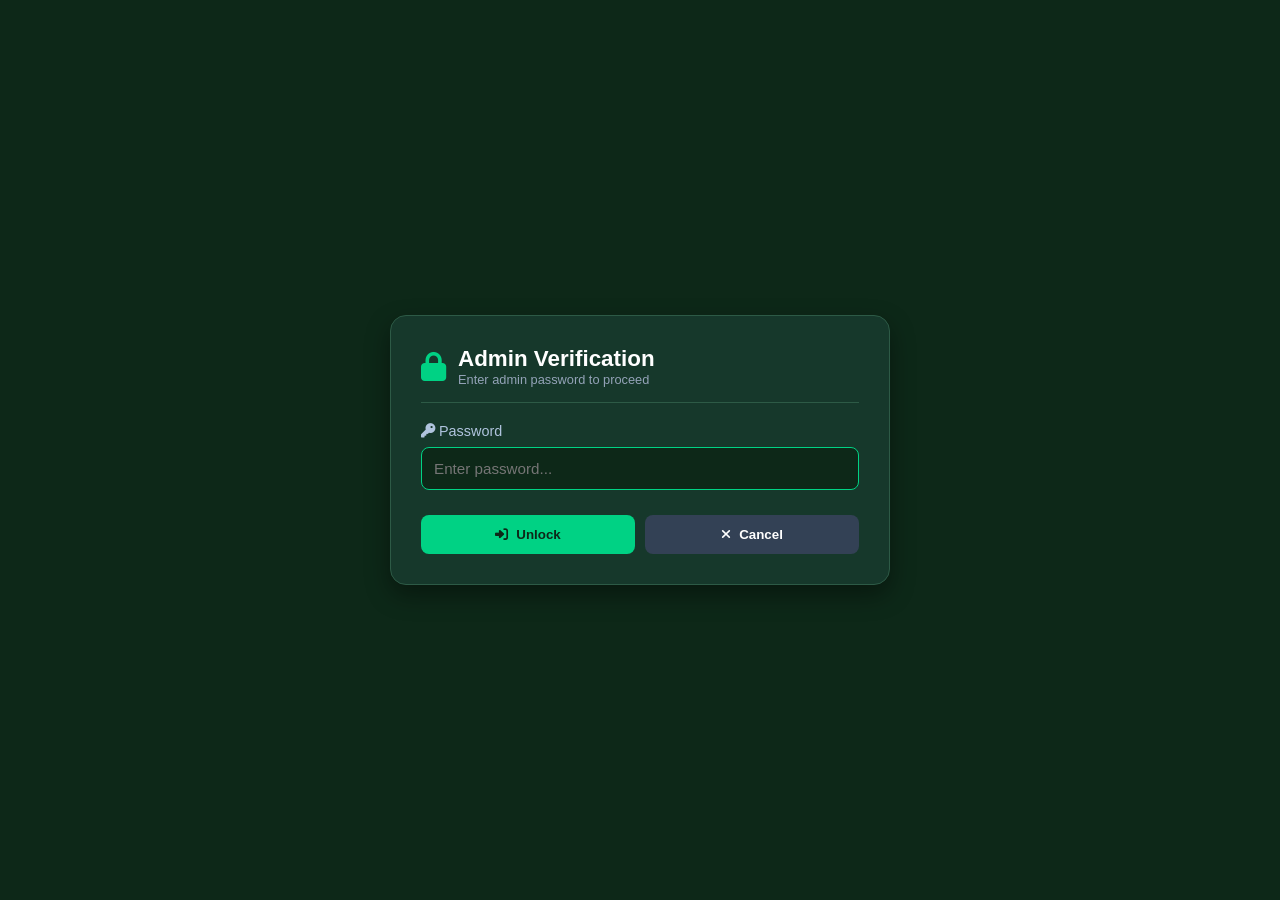
<file: admin.html>
<!DOCTYPE html>
<html lang="en">
<head>
    <meta charset="UTF-8">
    <meta name="viewport" content="width=device-width, initial-scale=1.0">
    <title>KingdomCalc - Admin Settings</title>
    <link rel="icon" type="image/svg+xml" href="logo.svg">
    <link rel="stylesheet" href="https://cdnjs.cloudflare.com/ajax/libs/font-awesome/6.4.0/css/all.min.css">
    <style>
        * {
            box-sizing: border-box;
            margin: 0;
            padding: 0;
            font-family: 'Segoe UI', Tahoma, Geneva, Verdana, sans-serif;
        }
        body {
            background-color: #0d2818;
            color: #ffffff;
            display: flex;
            justify-content: center;
            align-items: center;
            min-height: 100vh;
            padding: 20px;
        }
        .admin-card {
            background: #16382b;
            border: 1px solid #2d5a46;
            border-radius: 16px;
            padding: 30px;
            width: 100%;
            max-width: 500px;
            box-shadow: 0 10px 25px rgba(0, 0, 0, 0.4);
            animation: fadeIn 0.3s ease-in-out;
        }
        .admin-header {
            display: flex;
            align-items: center;
            gap: 12px;
            margin-bottom: 20px;
            border-bottom: 1px solid #2d5a46;
            padding-bottom: 15px;
        }
        .admin-header i {
            font-size: 1.8rem;
            color: #00d284;
        }
        .admin-header h2 {
            font-size: 1.4rem;
        }
        .form-group {
            margin-bottom: 20px;
        }
        .form-group label {
            display: block;
            font-size: 0.9rem;
            color: #b0c4de;
            margin-bottom: 8px;
        }
        .form-group input {
            width: 100%;
            padding: 12px;
            border-radius: 8px;
            border: 1px solid #2d5a46;
            background: #0d2818;
            color: #ffffff;
            font-size: 0.95rem;
            outline: none;
            transition: border-color 0.2s;
        }
        .form-group input:focus {
            border-color: #00d284;
        }
        .status-badge {
            display: inline-block;
            padding: 4px 10px;
            border-radius: 12px;
            font-size: 0.75rem;
            font-weight: bold;
            margin-top: 5px;
        }
        .badge-live { background: #15803d; color: #fff; }
        .badge-test { background: #b45309; color: #fff; }
        
        .btn-group {
            display: flex;
            gap: 10px;
            margin-top: 25px;
        }
        .btn {
            flex: 1;
            padding: 12px;
            border: none;
            border-radius: 8px;
            font-weight: 600;
            cursor: pointer;
            display: flex;
            align-items: center;
            justify-content: center;
            gap: 8px;
            transition: opacity 0.2s, transform 0.1s;
        }
        .btn:hover { opacity: 0.9; }
        .btn:active { transform: scale(0.98); }
        .btn-primary { background: #00d284; color: #0d2818; }
        .btn-secondary { background: #334155; color: #fff; }
        .btn-reset { background: #dc2626; color: #fff; }
        
        .alert-msg {
            margin-top: 15px;
            padding: 10px;
            border-radius: 6px;
            font-size: 0.85rem;
            display: none;
            text-align: center;
        }
        .alert-success { background: #14532d; color: #86efac; }
        .alert-error { background: #7f1d1d; color: #fca5a5; display: block; }

        @keyframes fadeIn {
            from { opacity: 0; transform: translateY(-10px); }
            to { opacity: 1; transform: translateY(0); }
        }
    </style>
</head>
<body>

    <!-- 1. LOGIN / PASSWORD MODAL CARD -->
    <div class="admin-card" id="loginCard">
        <div class="admin-header">
            <i class="fa-solid fa-lock"></i>
            <div>
                <h2>Admin Verification</h2>
                <p style="font-size: 0.8rem; color: #94a3b8;">Enter admin password to proceed</p>
            </div>
        </div>

        <form id="loginForm">
            <div class="form-group">
                <label for="adminPassInput"><i class="fa-solid fa-key"></i> Password</label>
                <input type="password" id="adminPassInput" placeholder="Enter password..." required autofocus>
            </div>

            <div id="loginAlert" class="alert-msg"></div>

            <div class="btn-group">
                <button type="submit" class="btn btn-primary"><i class="fa-solid fa-right-to-bracket"></i> Unlock</button>
                <button type="button" id="cancelBtn" class="btn btn-secondary"><i class="fa-solid fa-xmark"></i> Cancel</button>
            </div>
        </form>
    </div>

    <!-- 2. ADMIN MAIN CONSOLE CARD (Hidden initially) -->
    <div class="admin-card" id="adminConsoleCard" style="display: none;">
        <div class="admin-header">
            <i class="fa-solid fa-user-shield"></i>
            <div>
                <h2>Admin Console</h2>
                <span id="environmentBadge" class="status-badge badge-live">Live Mode</span>
            </div>
        </div>

        <div class="form-group">
            <label for="scriptUrlInput"><i class="fa-solid fa-link"></i> Google Apps Script URL</label>
            <input type="text" id="scriptUrlInput" placeholder="https://script.google.com/macros/s/.../exec">
        </div>

        <div id="alertMsg" class="alert-msg"></div>

        <div class="btn-group">
            <button id="saveUrlBtn" class="btn btn-primary"><i class="fa-solid fa-floppy-disk"></i> Save URL</button>
            <button id="resetUrlBtn" class="btn btn-reset" title="Reset to Live Default"><i class="fa-solid fa-rotate-left"></i> Reset Live</button>
        </div>

        <div style="margin-top: 15px;">
            <button id="backToIntroBtn" class="btn btn-secondary" style="width: 100%;"><i class="fa-solid fa-arrow-left"></i> Back to Intro</button>
        </div>
    </div>

    <script>
        const ADMIN_PASSWORD = "121320";
        const DEFAULT_URL = "https://script.google.com/macros/s/AKfycbyI0U3ab1YeGAdhk_GoiL6weKCauUXfa4xMK_D63tUr9yIaGLTtpe7In4GEbxkASUAb5g/exec";

        const loginCard = document.getElementById("loginCard");
        const adminConsoleCard = document.getElementById("adminConsoleCard");
        const loginForm = document.getElementById("loginForm");
        const adminPassInput = document.getElementById("adminPassInput");
        const loginAlert = document.getElementById("loginAlert");

        const scriptUrlInput = document.getElementById("scriptUrlInput");
        const environmentBadge = document.getElementById("environmentBadge");
        const alertMsg = document.getElementById("alertMsg");

        // --- PASSWORD CHECK LOGIC ---
        loginForm.addEventListener("submit", (e) => {
            e.preventDefault();
            const enteredPass = adminPassInput.value.trim();

            if (enteredPass === ADMIN_PASSWORD) {
                loginCard.style.display = "none";
                adminConsoleCard.style.display = "block";
                loadCurrentConfig();
            } else {
                loginAlert.textContent = "Incorrect Password! Please try again.";
                loginAlert.className = "alert-msg alert-error";
                adminPassInput.value = "";
                adminPassInput.focus();
            }
        });

        document.getElementById("cancelBtn").addEventListener("click", () => {
            window.location.href = "intro.html";
        });

        // --- CONSOLE CONFIG LOGIC ---
        function loadCurrentConfig() {
            const savedUrl = localStorage.getItem("customScriptUrl");
            if (savedUrl && savedUrl !== DEFAULT_URL) {
                scriptUrlInput.value = savedUrl;
                environmentBadge.textContent = "Testing / Staging Mode";
                environmentBadge.className = "status-badge badge-test";
            } else {
                scriptUrlInput.value = DEFAULT_URL;
                environmentBadge.textContent = "Live Production Mode";
                environmentBadge.className = "status-badge badge-live";
            }
        }

        function showAlert(msg) {
            alertMsg.textContent = msg;
            alertMsg.className = "alert-msg alert-success";
            alertMsg.style.display = "block";
            setTimeout(() => { alertMsg.style.display = "none"; }, 3000);
        }

        document.getElementById("saveUrlBtn").addEventListener("click", () => {
            const newUrl = scriptUrlInput.value.trim();
            if (!newUrl) return;

            localStorage.setItem("customScriptUrl", newUrl);
            showAlert("Script URL updated successfully!");
            loadCurrentConfig();
        });

        document.getElementById("resetUrlBtn").addEventListener("click", () => {
            localStorage.removeItem("customScriptUrl");
            showAlert("Reset to Live Default URL!");
            loadCurrentConfig();
        });

        document.getElementById("backToIntroBtn").addEventListener("click", () => {
            window.location.href = "intro.html";
        });
    </script>
</body>
</html>
</file>
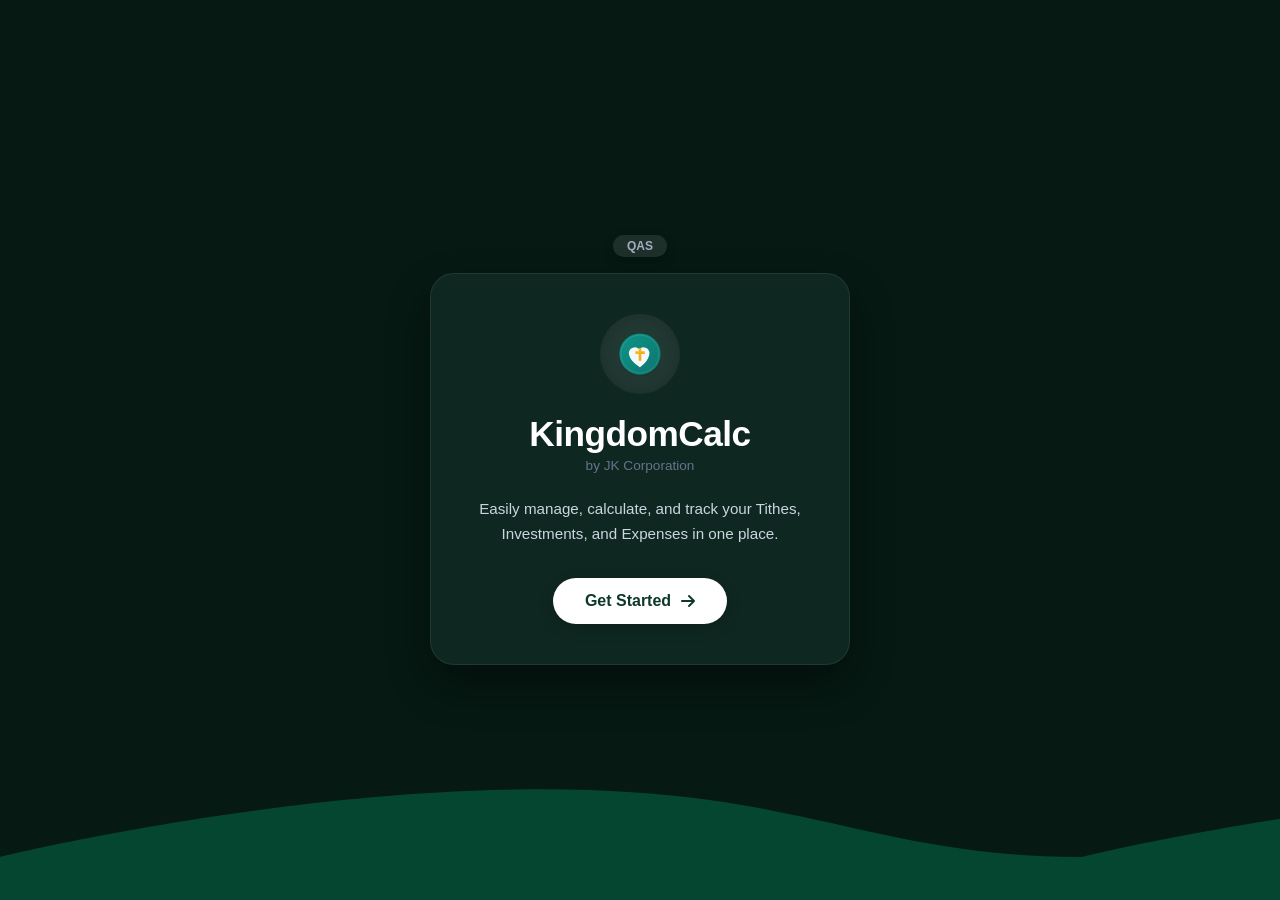
<file: intro.html>
<!DOCTYPE html>
<html lang="en">
<head>
    <meta charset="UTF-8">
    <meta name="viewport" content="width=device-width, initial-scale=1.0">
    <title>Welcome to KingdomCalc</title>
    <link rel="icon" type="image/svg+xml" href="logo.svg">
    <link rel="stylesheet" href="https://cdnjs.cloudflare.com/ajax/libs/font-awesome/6.4.0/css/all.min.css">
    <link rel="stylesheet" href="css/intro.css">
</head>
<body>

    <div class="intro-container">
        <!-- Wrapper para sa version tag at card -->
        <div class="intro-card-wrapper">
            
            <!-- 1. Version tag sa TAAS ng card -->
            <div class="top-version-tag" id="versionTag">QAS</div>

            <!-- 2. Ang Mismong Card Box -->
            <div class="intro-card">
                <div class="intro-logo-wrapper">
                    <img src="logo.svg" alt="KingdomCalc Logo" class="intro-logo">
                </div>
                
                <h1 class="intro-title">KingdomCalc</h1>
                <p class="intro-subtitle">by JK Corporation</p>
                
                <p class="intro-description">
                    Easily manage, calculate, and track your Tithes, Investments, and Expenses in one place.
                </p>
                
                <button id="getStartedBtn" class="intro-btn">
                    Get Started <i class="fa-solid fa-arrow-right"></i>
                </button>
            </div>

        </div>
    </div>

    <script>
        document.getElementById("getStartedBtn").addEventListener("click", function() {
            sessionStorage.setItem("hasSeenIntro", "true");
            window.location.href = "login.html"; // Papuntang Login Screen
        });

        // --- 5-CLICK ADMIN ACCESS LOGIC ---
        let versionClickCount = 0;
        let clickTimer = null;

        document.getElementById("versionTag").addEventListener("click", function() {
            versionClickCount++;

            clearTimeout(clickTimer);
            clickTimer = setTimeout(() => {
                versionClickCount = 0;
            }, 2500);

            if (versionClickCount === 5) {
                versionClickCount = 0;
                window.location.href = "admin.html"; // Papuntang Admin Page
            }
        });
    </script>

    <div class="ocean">
        <div class="wave"></div>
        <div class="wave"></div>
    </div>
</body>
</html>
</file>
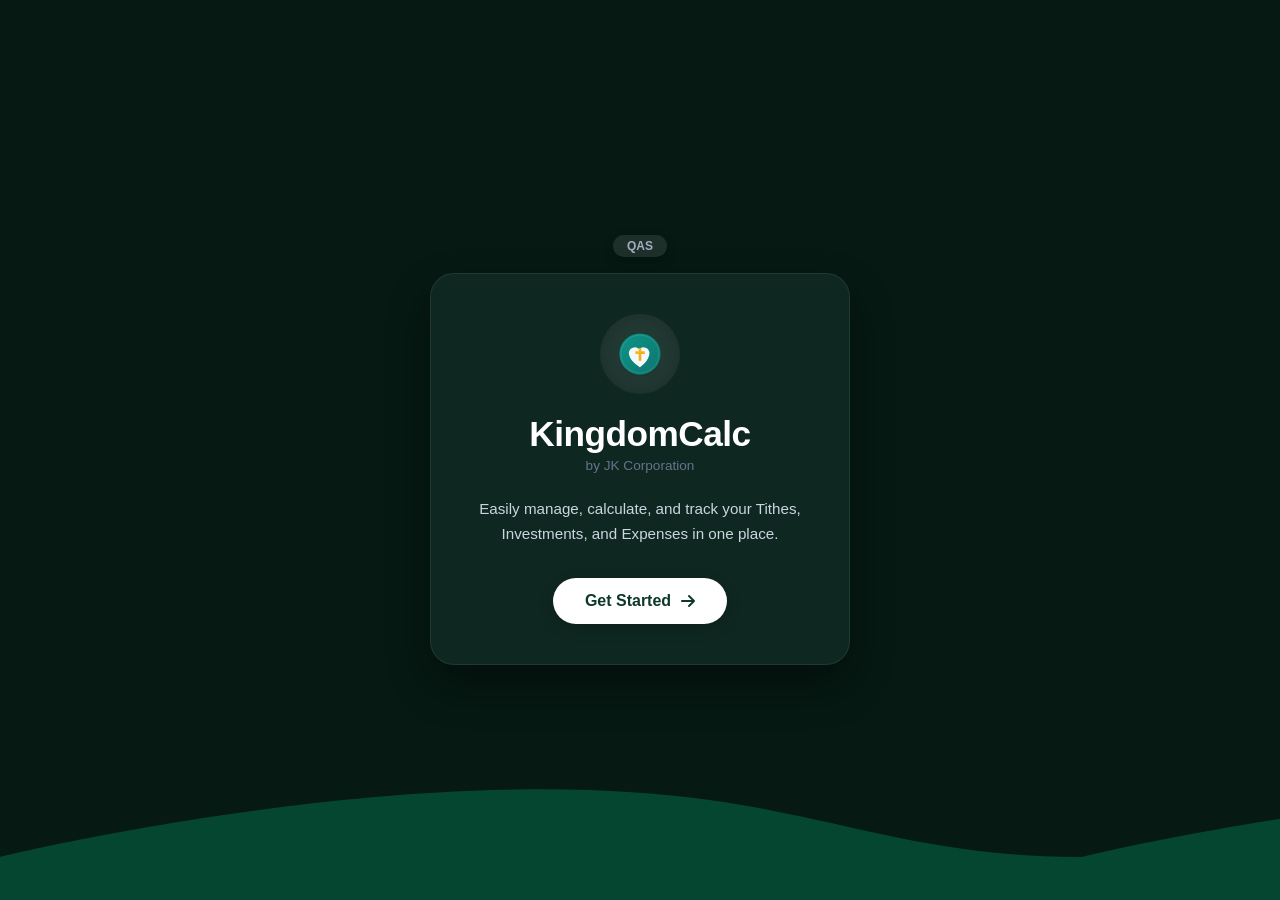
<file: login.html>
<!DOCTYPE html>
<html lang="en">
<head>
    <meta charset="UTF-8">
    <meta name="viewport" content="width=device-width, initial-scale=1.0">
    <title>KingdomCalc - App Lock</title>

    <!-- PWA & Favicon -->
    <link rel="manifest" href="manifest.json">
    <meta name="theme-color" content="#005f56">
    <link rel="icon" type="image/svg+xml" href="logo.svg">

    <!-- Stylesheets -->
    <link rel="stylesheet" href="css/variables.css">
    <link rel="stylesheet" href="css/login.css">
    <link rel="stylesheet" href="https://cdnjs.cloudflare.com/ajax/libs/font-awesome/6.4.0/css/all.min.css">
</head>
<body>

    <div class="login-container">
        <div class="login-card">
            <div class="brand-header">
                <img src="logo.svg" alt="KingdomCalc Logo" class="login-logo">
                <h1>KingdomCalc</h1>
                <span class="brand-subtitle">by JK Corporation</span>
            </div>

            <div class="lock-icon-wrapper">
                <i class="fa-solid fa-shield-halved lock-icon"></i>
            </div>

            <h2 id="loginTitle">Enter Passcode</h2>
            <p id="loginSubtitle">Please enter your 4-digit PIN to access your data.</p>

            <div class="pin-input-group">
                <input type="password" maxlength="1" class="pin-digit" id="pin1" inputmode="numeric" autofocus autocomplete="off">
                <input type="password" maxlength="1" class="pin-digit" id="pin2" inputmode="numeric" autocomplete="off">
                <input type="password" maxlength="1" class="pin-digit" id="pin3" inputmode="numeric" autocomplete="off">
                <input type="password" maxlength="1" class="pin-digit" id="pin4" inputmode="numeric" autocomplete="off">
            </div>

            <div id="loginErrorMsg" class="error-message"></div>

            <button id="btnLogin" class="btn-login">
                <i class="fa-solid fa-unlock"></i> Unlock App
            </button>
        </div>
    </div>

    <script src="js/login.js"></script>
</body>
</html>
</file>
<file: css/intro.css>
/* ==========================================
   KingdomCalc - Intro Page Styles
   ========================================== */

* {
    margin: 0;
    padding: 0;
    box-sizing: border-box;
    font-family: 'Segoe UI', -apple-system, BlinkMacSystemFont, Roboto, Oxygen, Ubuntu, Cantarell, sans-serif;
}

body {
    background-color: #061913;
    color: #ffffff;
    min-height: 100vh;
    display: flex;
    justify-content: center;
    align-items: center;
    overflow: hidden;
    position: relative;
}

/* Base Container */
.intro-container {
    display: flex;
    justify-content: center;
    align-items: center;
    width: 100%;
    min-height: 100vh;
    padding: 20px;
    z-index: 10;
    position: relative;
}

/* Card Wrapper - Para pantay at maayos ang salansan pababa */
.intro-card-wrapper {
    display: flex;
    flex-direction: column;
    align-items: center;
    gap: 16px;
    width: 100%;
    max-width: 420px;
}

/* Top Version Tag Style (May entrance & hover animation) */
.top-version-tag {
    background: rgba(255, 255, 255, 0.1);
    color: #a0aec0;
    padding: 4px 14px;
    border-radius: 12px;
    font-size: 0.75rem;
    font-weight: 600;
    cursor: pointer;
    user-select: none;
    transition: all 0.25s ease;
    position: static !important;
    margin: 0 !important;
    
    /* Animation sa pag-appear */
    animation: fadeInDown 0.8s ease-out forwards;
    box-shadow: 0 4px 12px rgba(0, 0, 0, 0.15);
}

.top-version-tag:hover {
    background: rgba(255, 255, 255, 0.2);
    color: #ffffff;
    transform: translateY(-2px);
    box-shadow: 0 6px 16px rgba(0, 0, 0, 0.25);
}

.top-version-tag:active {
    transform: translateY(0) scale(0.95);
}

/* Intro Main Card (May opening pop animation) */
.intro-card {
    background: rgba(18, 43, 37, 0.85);
    border: 1px solid rgba(255, 255, 255, 0.08);
    border-radius: 24px;
    padding: 40px 30px;
    text-align: center;
    width: 100%;
    box-shadow: 0 20px 40px rgba(0, 0, 0, 0.4);
    backdrop-filter: blur(12px);
    display: flex;
    flex-direction: column;
    align-items: center;
    
    /* Animation sa pag-open ng intro page */
    animation: fadeInUp 0.8s ease-out forwards;
}

/* Logo Wrapper */
.intro-logo-wrapper {
    width: 80px;
    height: 80px;
    background: rgba(255, 255, 255, 0.08);
    border-radius: 50%;
    display: flex;
    justify-content: center;
    align-items: center;
    margin-bottom: 20px;
    box-shadow: inset 0 0 15px rgba(0, 0, 0, 0.2);
}

.intro-logo {
    width: 44px;
    height: 44px;
}

/* Typography */
.intro-title {
    font-size: 2.2rem;
    font-weight: 800;
    letter-spacing: -0.5px;
    color: #ffffff;
    margin-bottom: 4px;
}

.intro-subtitle {
    font-size: 0.85rem;
    color: #64748b;
    margin-bottom: 24px;
    font-weight: 500;
}

.intro-description {
    font-size: 0.95rem;
    color: #cbd5e1;
    line-height: 1.6;
    margin-bottom: 32px;
}

/* Primary Button */
.intro-btn {
    background: #ffffff;
    color: #0f382c;
    border: none;
    padding: 14px 32px;
    border-radius: 30px;
    font-size: 1rem;
    font-weight: 700;
    cursor: pointer;
    display: inline-flex;
    align-items: center;
    gap: 10px;
    transition: all 0.2s ease;
    box-shadow: 0 4px 15px rgba(0, 0, 0, 0.2);
}

.intro-btn:hover {
    background: #e2e8f0;
    transform: translateY(-2px);
    box-shadow: 0 6px 20px rgba(0, 0, 0, 0.3);
}

.intro-btn:active {
    transform: translateY(0);
}

/* Page Opening Animations */
@keyframes fadeInUp {
    from {
        opacity: 0;
        transform: translateY(30px) scale(0.97);
    }
    to {
        opacity: 1;
        transform: translateY(0) scale(1);
    }
}

@keyframes fadeInDown {
    from {
        opacity: 0;
        transform: translateY(-20px);
    }
    to {
        opacity: 1;
        transform: translateY(0);
    }
}

/* Background Ocean Wave Animation */
.ocean {
    height: 120px;
    width: 100%;
    position: absolute;
    bottom: 0;
    left: 0;
    right: 0;
    overflow: hidden;
    z-index: 1;
    opacity: 0.25;
    pointer-events: none;
}

.wave {
    background: url('data:image/svg+xml;utf8,<svg xmlns="http://www.w3.org/2000/svg" viewBox="0 0 800 88.7"><path d="M800 56.9c-155.5 0-204.9-50-400-50S0 56.9 0 56.9V88.7h800v-31.8z" fill="%2300d284"/></svg>');
    position: absolute;
    top: 0;
    width: 200%;
    height: 100%;
    animation: wave 12s linear infinite;
    transform: translate3d(0, 0, 0);
}

.wave:nth-of-type(2) {
    top: 10px;
    animation: wave 18s linear infinite reverse;
    opacity: 0.5;
}

@keyframes wave {
    0% { transform: translateX(0); }
    100% { transform: translateX(-50%); }
}
</file>
<file: css/variables.css>
:root {
    /* Primary Header & Gradient (Base sa intro.html) */
    --primary-color: #005f56;
    --primary-gradient: linear-gradient(135deg, #0c3c36 0%, #005f56 100%);
    --accent-glow: rgba(0, 95, 86, 0.2);
    
    /* Light Theme Backgrounds & Cards */
    --bg-color: #f8fafc;
    --card-bg: #ffffff;
    
    /* Text Colors */
    --text-color: #1e293b;
    --text-muted: #64748b;
    
    /* Borders & Lines */
    --border-color: #e2e8f0;
    --border-focus: #0d9488;
    --danger-color: #ef4444;
    
    /* Shadows & Radii */
    --card-shadow: 0 4px 6px -1px rgba(0, 0, 0, 0.05), 0 2px 4px -2px rgba(0, 0, 0, 0.05);
    --radius-lg: 16px;
    --radius-md: 10px;
}

* {
    box-sizing: border-box;
    margin: 0;
    padding: 0;
    font-family: 'Segoe UI', Tahoma, Geneva, Verdana, sans-serif;
    -webkit-tap-highlight-color: transparent;
}

html {
    scroll-behavior: smooth;
}

body {
    background-color: var(--bg-color);
    color: var(--text-color);
    display: flex;
    flex-direction: column;
    min-height: 100vh;
}

img {
    max-width: 100%;
    display: block;
}

button,
input,
select {
    font: inherit;
}

label {
    display: block;
    font-size: 0.82rem;
    font-weight: 600;
    text-transform: uppercase;
    letter-spacing: 0.5px;
    margin-bottom: 8px;
    color: var(--text-muted);
}

/* Inputs & Custom Selects */
input,
select {
    width: 100%;
    padding: 13px 16px;
    border: 1.5px solid var(--border-color);
    border-radius: var(--radius-md);
    font-size: 0.95rem;
    color: var(--text-color);
    background-color: #ffffff;
    outline: none;
    transition: all 0.2s ease;
}

select {
    appearance: none;
    -webkit-appearance: none;
    -moz-appearance: none;
    background-image: url("data:image/svg+xml;utf8,<svg xmlns='http://www.w3.org/2000/svg' width='16' height='16' viewBox='0 0 24 24' fill='none' stroke='%2364748b' stroke-width='2.5' stroke-linecap='round' stroke-linejoin='round'><polyline points='6 9 12 15 18 9'></polyline></svg>");
    background-repeat: no-repeat;
    background-position: right 14px center;
    background-size: 16px;
    padding-right: 40px;
    cursor: pointer;
}

input:focus,
select:focus {
    border-color: var(--border-focus);
    box-shadow: 0 0 0 4px var(--accent-glow);
}

.readonly-input {
    background-color: #f1f5f9;
    color: var(--text-muted);
    cursor: not-allowed;
    border-color: var(--border-color);
    font-weight: 600;
}

.required-asterisk {
    color: var(--danger-color);
}

.date-picker-wrapper {
    position: relative;
    display: flex;
    align-items: center;
}

.date-picker-wrapper input {
    padding-right: 42px;
    cursor: pointer;
}

.date-picker-wrapper .date-icon {
    position: absolute;
    right: 14px;
    color: var(--text-muted);
    pointer-events: none;
    font-size: 1.1rem;
}

.flatpickr-calendar {
    background: #ffffff !important;
    border-radius: 16px !important;
    box-shadow: 0 20px 25px -5px rgba(0, 0, 0, 0.1) !important;
    border: 1px solid var(--border-color) !important;
}

.flatpickr-day.selected,
.flatpickr-day.startRange,
.flatpickr-day.endRange {
    background: var(--primary-color) !important;
    border-color: var(--primary-color) !important;
}
</file>
<file: css/login.css>
body {
    margin: 0;
    padding: 0;
    font-family: var(--font-family, 'Segoe UI', Tahoma, Geneva, Verdana, sans-serif);
    background-color: #0d2818;
    color: #ffffff;
    display: flex;
    justify-content: center;
    align-items: center;
    min-height: 100vh;
}

body, .login-container {
    background-color: #0b221e; /* Mas madilim na teal/green matching sa intro */
    min-height: 100vh;
    margin: 0;
    display: flex;
    justify-content: center;
    align-items: center;
}

.login-container {
    width: 100%;
    padding: 20px;
    display: flex;
    justify-content: center;
    align-items: center;
}

.login-card {
    background: #0b221e;
    border: 1px solid #0b221e;
    border-radius: 20px;
    padding: 35px 25px;
    width: 100%;
    max-width: 380px;
    text-align: center;
    box-shadow: 0 12px 30px rgba(0, 0, 0, 0.4);
}

.login-logo {
    width: 55px;
    height: 55px;
    margin-bottom: 8px;
}

.brand-header h1 {
    font-size: 1.5rem;
    margin: 0;
    color: #ffffff;
}

.brand-subtitle {
    font-size: 0.75rem;
    color: #00d284;
    text-transform: uppercase;
    letter-spacing: 1px;
    display: block;
    margin-bottom: 20px;
}

.lock-icon-wrapper {
    margin-bottom: 15px;
}

.lock-icon {
    font-size: 2.2rem;
    color: #00d284;
}

.login-card h2 {
    font-size: 1.25rem;
    margin-bottom: 6px;
}

.login-card p {
    font-size: 0.85rem;
    color: #a3b899;
    margin-bottom: 25px;
}

.pin-input-group {
    display: flex;
    justify-content: center;
    gap: 12px;
    margin-bottom: 20px;
}

.pin-digit {
    width: 50px;
    height: 55px;
    font-size: 1.6rem;
    text-align: center;
    border-radius: 10px;
    border: 1.5px solid #2d5a46;
    background: #0d2818;
    color: #00d284;
    font-weight: bold;
    outline: none;
    transition: all 0.2s ease;
}

.pin-digit:focus {
    border-color: #00d284;
    box-shadow: 0 0 8px rgba(0, 210, 132, 0.4);
}

.error-message {
    color: #f87171;
    font-size: 0.85rem;
    min-height: 22px;
    margin-bottom: 15px;
}

.btn-login {
    width: 100%;
    padding: 14px;
    border: none;
    border-radius: 10px;
    background: #00d284;
    color: #0d2818;
    font-weight: bold;
    font-size: 1rem;
    cursor: pointer;
    transition: background 0.2s ease;
}

.btn-login:hover {
    background: #00b874;
}
</file>
